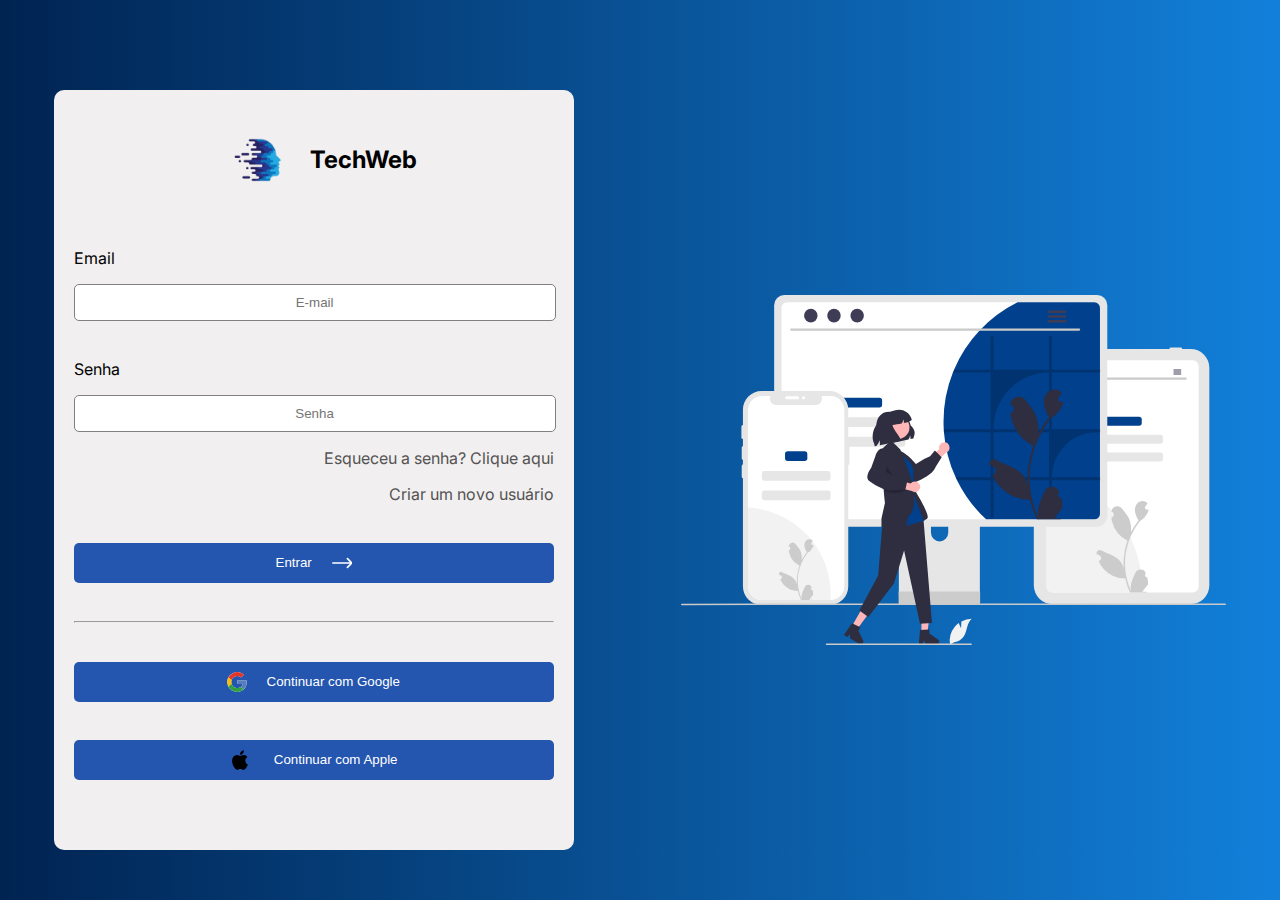
<file: loginPage/login.html>
<!DOCTYPE html>
<html lang="en">

<head>
    <link rel="stylesheet" href="login.css">
    <meta charset="UTF-8">
    <meta http-equiv="X-UA-Compatible" content="IE=edge">
    <meta name="viewport" content="width=device-width, initial-scale=1.0">
    <link rel="shortcut icon" href="../assets/images/logo.png" type="image/x-icon">
    <title>TechWeb - Login</title>
</head>

<body>

    <div class="login">

        <div class="user-data">

            <div class="top-login">
                <img src="../assets/images/logo.png">
                <h2>TechWeb</h2>
            </div>

            <div class="content-login">
                <label for="email">Email</label>
                <input type="email" placeholder="E-mail">
            </div>

            <div class="content-login">
                <label for="password">Senha</label>
                <input type="password" placeholder="Senha">
                <a href="">Esqueceu a senha? Clique aqui</a>
                <a href="">Criar um novo usuário</a>
            </div>

            <button>
                Entrar
                <img src="../assets/images/seta-right.svg" alt="">
            </button>

            <hr>

            <button>
                <svg viewBox="0 0 128 128">
                    <path fill="#fff"
                        d="M44.59 4.21a63.28 63.28 0 004.33 120.9 67.6 67.6 0 0032.36.35 57.13 57.13 0 0025.9-13.46 57.44 57.44 0 0016-26.26 74.33 74.33 0 001.61-33.58H65.27v24.69h34.47a29.72 29.72 0 01-12.66 19.52 36.16 36.16 0 01-13.93 5.5 41.29 41.29 0 01-15.1 0A37.16 37.16 0 0144 95.74a39.3 39.3 0 01-14.5-19.42 38.31 38.31 0 010-24.63 39.25 39.25 0 019.18-14.91A37.17 37.17 0 0176.13 27a34.28 34.28 0 0113.64 8q5.83-5.8 11.64-11.63c2-2.09 4.18-4.08 6.15-6.22A61.22 61.22 0 0087.2 4.59a64 64 0 00-42.61-.38z">
                    </path>
                    <path fill="#e33629"
                        d="M44.59 4.21a64 64 0 0142.61.37 61.22 61.22 0 0120.35 12.62c-2 2.14-4.11 4.14-6.15 6.22Q95.58 29.23 89.77 35a34.28 34.28 0 00-13.64-8 37.17 37.17 0 00-37.46 9.74 39.25 39.25 0 00-9.18 14.91L8.76 35.6A63.53 63.53 0 0144.59 4.21z">
                    </path>
                    <path fill="#f8bd00"
                        d="M3.26 51.5a62.93 62.93 0 015.5-15.9l20.73 16.09a38.31 38.31 0 000 24.63q-10.36 8-20.73 16.08a63.33 63.33 0 01-5.5-40.9z">
                    </path>
                    <path fill="#587dbd"
                        d="M65.27 52.15h59.52a74.33 74.33 0 01-1.61 33.58 57.44 57.44 0 01-16 26.26c-6.69-5.22-13.41-10.4-20.1-15.62a29.72 29.72 0 0012.66-19.54H65.27c-.01-8.22 0-16.45 0-24.68z">
                    </path>
                    <path fill="#319f43"
                        d="M8.75 92.4q10.37-8 20.73-16.08A39.3 39.3 0 0044 95.74a37.16 37.16 0 0014.08 6.08 41.29 41.29 0 0015.1 0 36.16 36.16 0 0013.93-5.5c6.69 5.22 13.41 10.4 20.1 15.62a57.13 57.13 0 01-25.9 13.47 67.6 67.6 0 01-32.36-.35 63 63 0 01-23-11.59A63.73 63.73 0 018.75 92.4z">
                    </path>
                </svg>
                Continuar com Google
            </button>

            <button>
                <svg viewBox="0 0 128 128">
                    <path
                        d="M97.905 67.885c.174 18.8 16.494 25.057 16.674 25.137-.138.44-2.607 8.916-8.597 17.669-5.178 7.568-10.553 15.108-19.018 15.266-8.318.152-10.993-4.934-20.504-4.934-9.508 0-12.479 4.776-20.354 5.086-8.172.31-14.395-8.185-19.616-15.724C15.822 94.961 7.669 66.8 18.616 47.791c5.438-9.44 15.158-15.417 25.707-15.571 8.024-.153 15.598 5.398 20.503 5.398 4.902 0 14.106-6.676 23.782-5.696 4.051.169 15.421 1.636 22.722 12.324-.587.365-13.566 7.921-13.425 23.639M82.272 21.719c4.338-5.251 7.258-12.563 6.462-19.836-6.254.251-13.816 4.167-18.301 9.416-4.02 4.647-7.54 12.087-6.591 19.216 6.971.54 14.091-3.542 18.43-8.796">
                    </path>
                </svg>
                Continuar com Apple
            </button>

        </div>

        <img src="../assets/images/login-page.svg" alt="">
    </div>

</body>

</html>
</file>
<file: loginPage/login.css>
@import url('https://fonts.googleapis.com/css2?family=Inter&display=swap');

*{
    margin: 0;
    padding: 0;
}

:root{
    --backgorund-default: linear-gradient(to right, hsl(214, 100%, 16%), rgb(18, 128, 218));
    --backgorund-body: rgb(241, 239, 239);
    --text-color: hsl(0, 1%, 33%);
}

body{
    font-family: Inter;
    background: var(--backgorund-default);
}

/* Login */

.login{
    display: flex;
    flex-direction: row;
    justify-content: space-around;

    align-items: center;

    margin-top: 7%;
}

.login img{
    height: 350px;
}

/* Top Login */

.top-login{
    display: flex;
    flex-direction: row;
    
    align-items: center;

    margin-inline: auto;
}

.top-login img{
    height: 100px;
}

/* Login inputs */

.content-login input{
    text-align: center;

    width: 100%;

    height: 35px;

    border: 1px solid grey;
    border-radius: 5px;

    color: var(--text-color);
}

.content-login{
    display: flex;
    flex-direction: column;

    gap: 1rem;
}

.content-login a{
    text-align: right;
    text-decoration: none;

    color: var(--text-color);
}

/* User data */

.user-data{
    display: flex;
    flex-direction: column;

    gap: 2.4rem;

    padding: 20px;

    height: 45rem;
    width: 30rem;

    background-color: var(--backgorund-body);

    border-radius: 10px;
}

.user-data button{
    display: flex;
    flex-direction: row;
    justify-content: space-around;
    align-items: center;

    padding-inline: 40%;

    height: 40px;
    width: 100%;

    margin-inline: auto;

    border-radius: 5px;
    border: none;

    background-color: rgb(36, 85, 175);
    color: white;

    transition: .3s;

    cursor: pointer;
}

.user-data button img{
    height: 20px;
}

.user-data button:hover{
    background-color: rgb(15, 53, 122);
}

.user-data button:nth-child(6), button:nth-child(7){
    display: flex;
    flex-direction: row;
    justify-content: space-around;

    padding-inline: 30%;

    align-items: center;
}

.user-data svg{
    height: 20px;
}

/* Resposividade */

@media (max-width: 1100px){

    body{
        overflow: hidden;
    }

    .login{
        margin-top: 0;        
    }

    .login img:nth-child(2){
        display: none;
    }

    .top-login img{
        height: 50px;
    }

    .top-login h2{
        font-size: 20px;
    }

    .user-data{
        padding-bottom: 100%;
        border-radius: 0;
    }

}
</file>
